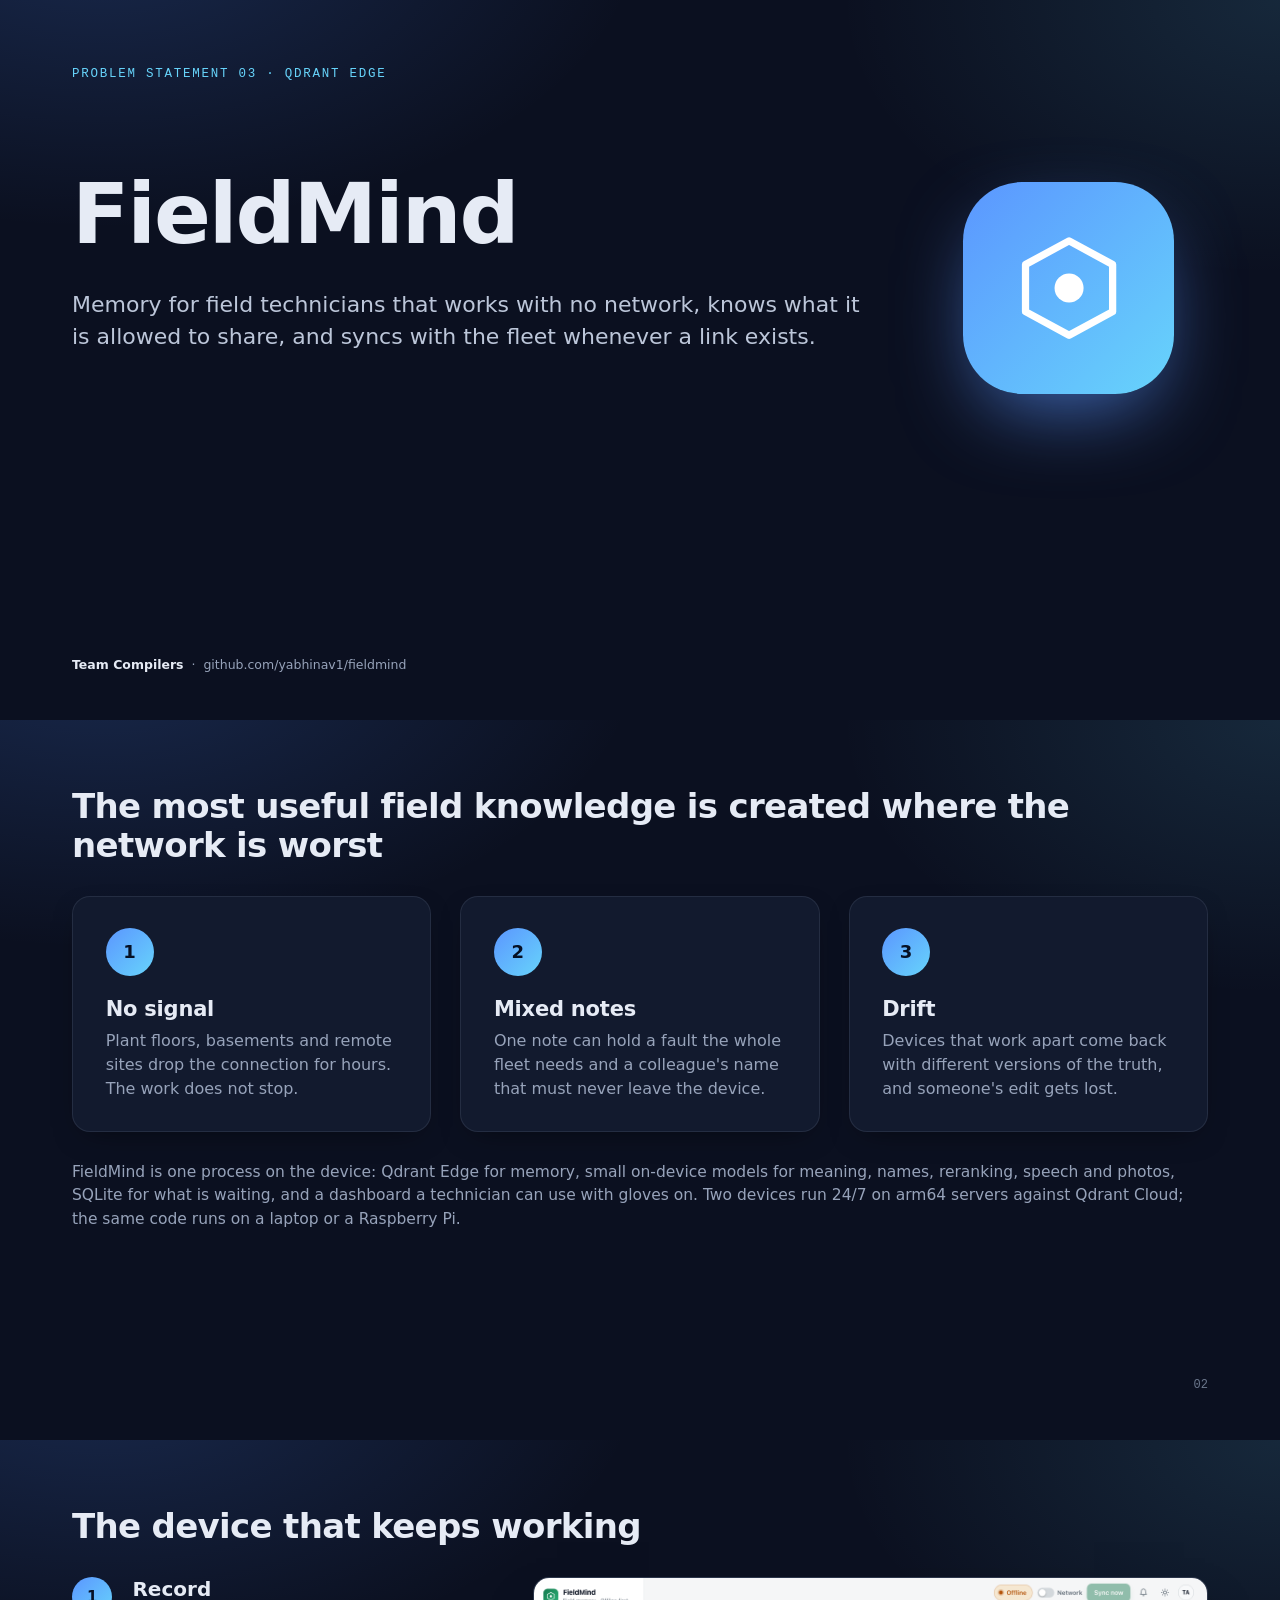
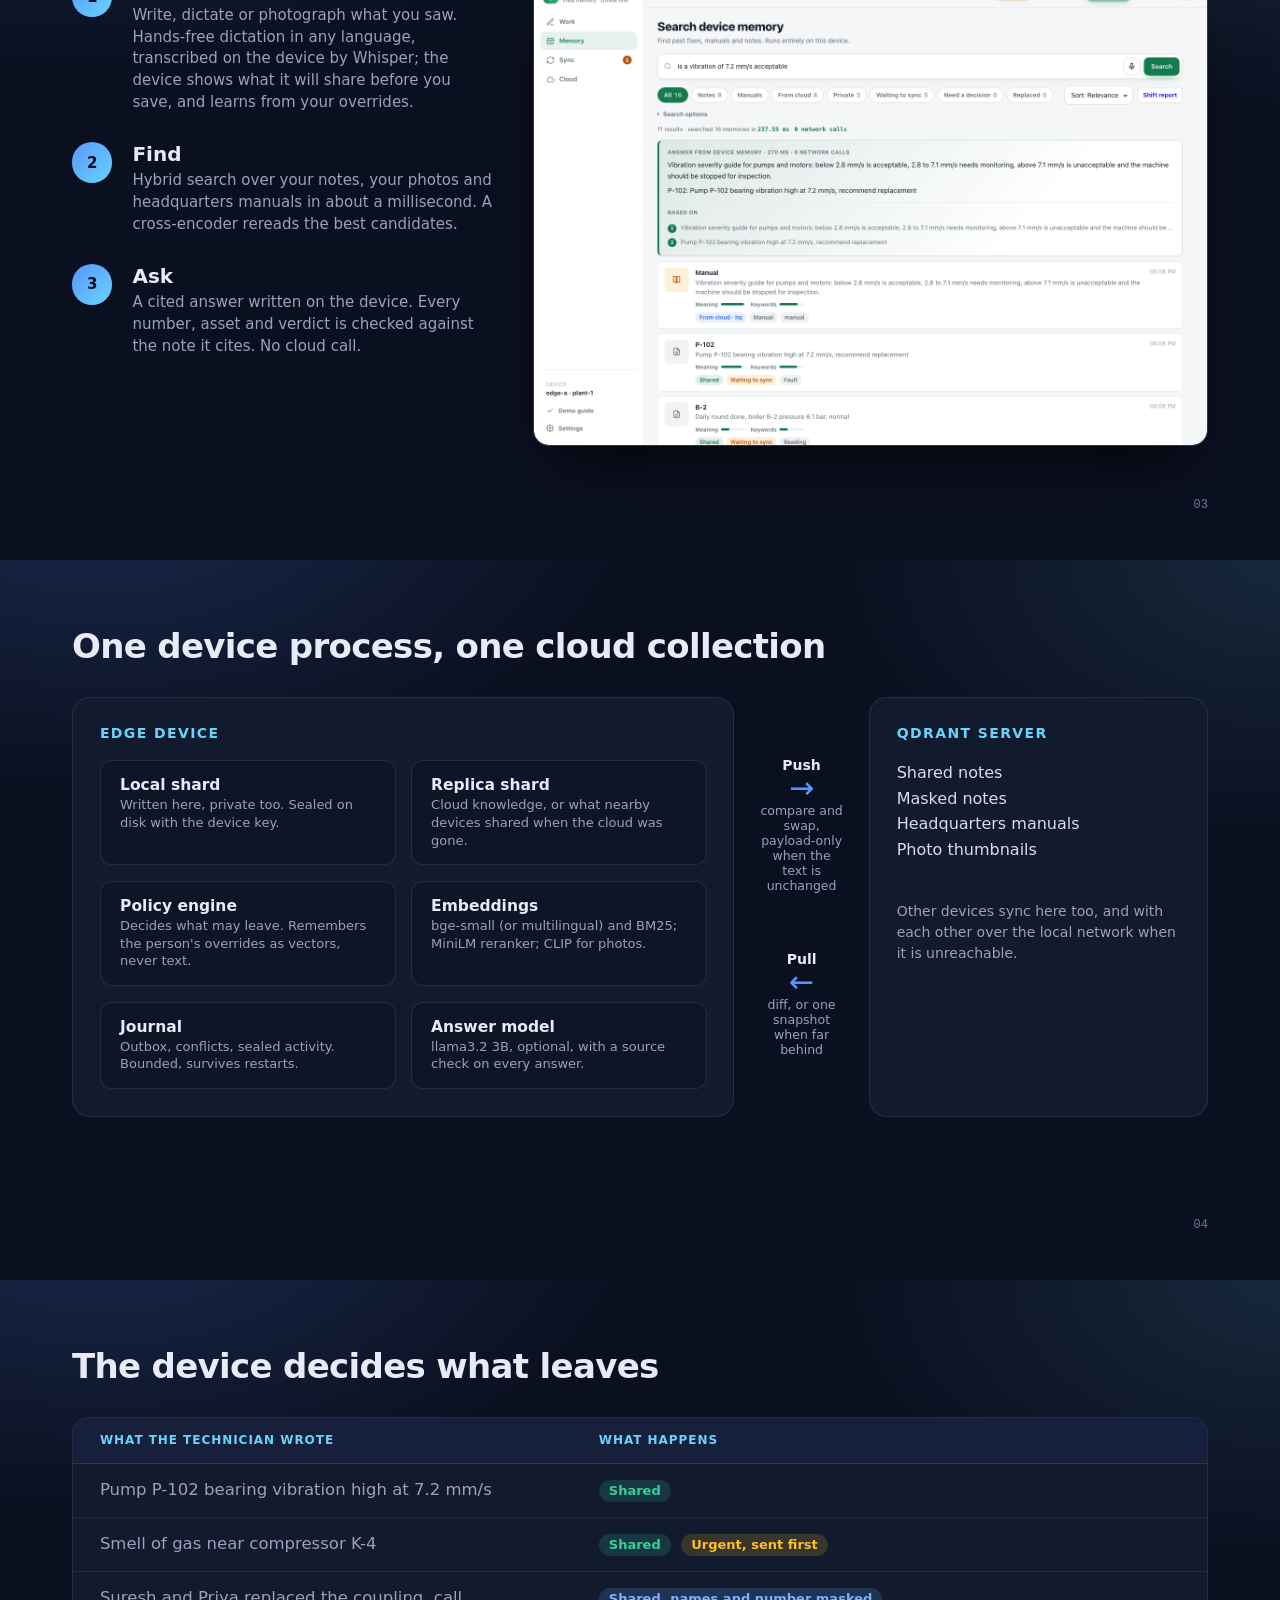
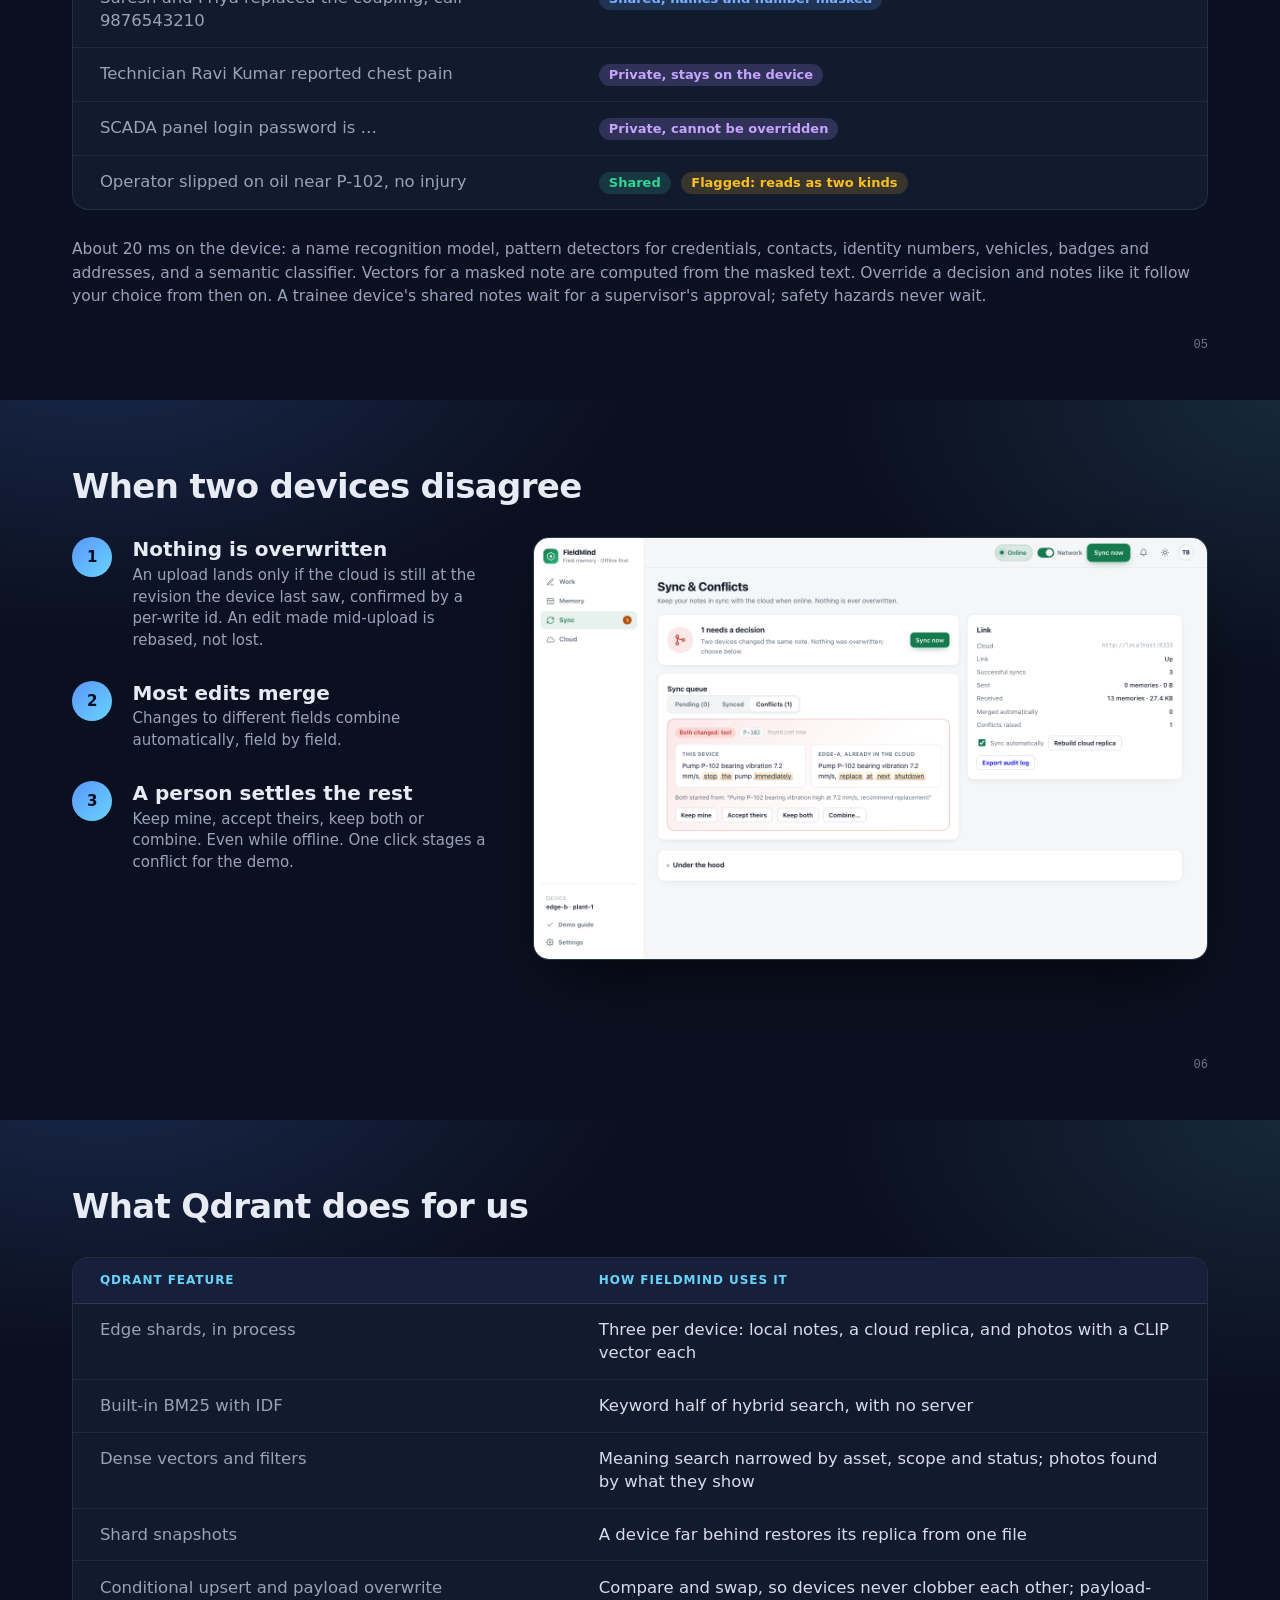
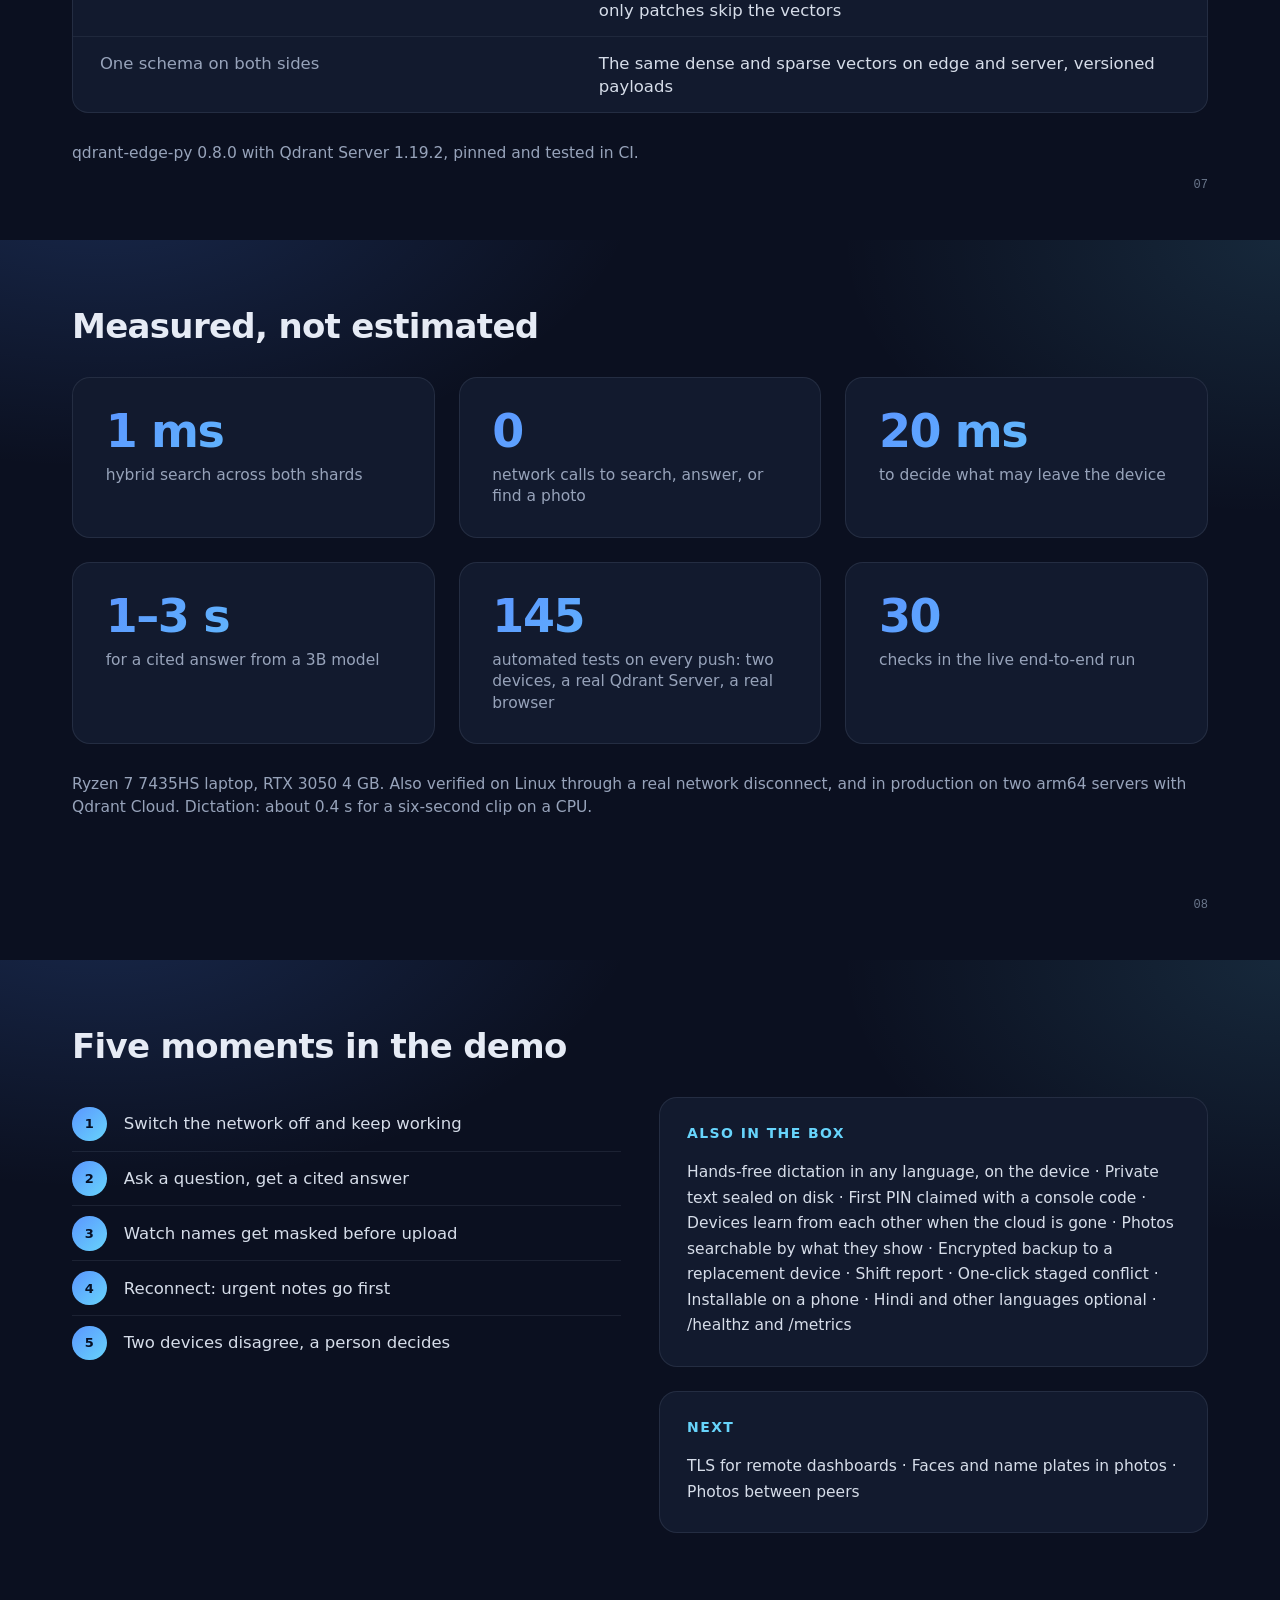
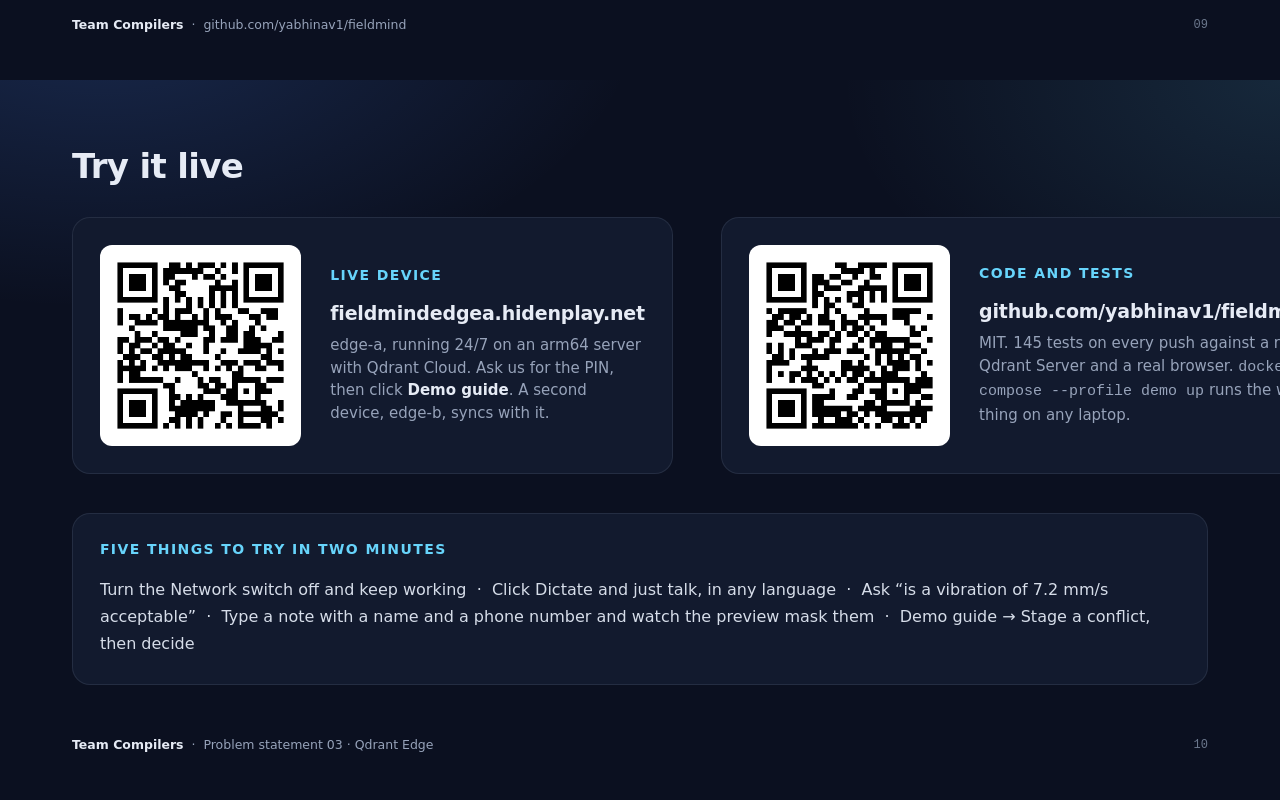
<file: docs/deck.html>
<!doctype html>
<html lang="en">
<head>
<meta charset="utf-8">
<title>FieldMind deck</title>
<!-- Source of docs/FieldMind-Compilers.pdf. To regenerate after a change:
     chrome --headless=new --no-pdf-header-footer --print-to-pdf=FieldMind-Compilers.pdf deck.html -->
<style>
  @page { size: 13.333in 7.5in; margin: 0; }
  * { box-sizing: border-box; }
  html, body { margin: 0; padding: 0; background: #0b1020; }
  body { font-family: "Inter", "SF Pro Text", "Segoe UI", system-ui, -apple-system, sans-serif; color: #e6ebf5; -webkit-font-smoothing: antialiased; }
  .slide { position: relative; width: 13.333in; height: 7.5in; padding: .7in .75in .6in; overflow: hidden; page-break-after: always; break-after: page;
    background: radial-gradient(900px 500px at 8% -10%, rgba(79,140,255,.20), transparent 60%), radial-gradient(800px 500px at 100% 0%, rgba(103,212,251,.12), transparent 55%), #0b1020; }
  .slide:last-child { page-break-after: auto; }
  .eyebrow { font-family: ui-monospace, "SF Mono", Menlo, monospace; font-size: 12.5px; letter-spacing: .14em; color: #67d4fb; text-transform: uppercase; }
  h1 { font-size: 40px; font-weight: 750; letter-spacing: -.025em; margin: .12in 0 0; line-height: 1.1; }
  h2 { font-size: 34px; font-weight: 720; letter-spacing: -.02em; margin: 0 0 .32in; line-height: 1.15; }
  .num { position: absolute; right: .75in; bottom: .5in; font-family: ui-monospace, Menlo, monospace; font-size: 12px; color: #6b778c; }
  .foot { position: absolute; left: .75in; bottom: .5in; font-size: 12.5px; color: #97a3ba; }
  .lead { font-size: 22px; color: #bcc6d9; line-height: 1.45; max-width: 8.4in; margin-top: .3in; }
  .mark { width: 2.2in; height: 2.2in; position: absolute; right: 1.1in; top: 1.9in; border-radius: 28%; background: linear-gradient(135deg, #5b96ff, #67d4fb); box-shadow: 0 30px 80px -20px rgba(91,150,255,.7); display: grid; place-items: center; }
  .mark svg { width: 55%; height: 55%; color: #fff; }
  .cards { display: grid; grid-template-columns: repeat(3, 1fr); gap: .3in; }
  .card { background: #121a2e; border: 1px solid rgba(148,163,184,.14); border-radius: 18px; padding: .32in .34in; box-shadow: 0 10px 30px -14px rgba(0,0,0,.6); }
  .card .n { width: .5in; height: .5in; border-radius: 50%; background: linear-gradient(135deg, #5b96ff, #67d4fb); color: #061024; font-weight: 800; display: grid; place-items: center; font-size: 18px; margin-bottom: .22in; }
  .card h3 { margin: 0 0 .08in; font-size: 21px; font-weight: 700; letter-spacing: -.01em; }
  .card p { margin: 0; color: #97a3ba; font-size: 16px; line-height: 1.5; }
  .split { display: grid; grid-template-columns: 4.4in 1fr; gap: .4in; align-items: start; }
  .steps .step { display: grid; grid-template-columns: .45in 1fr; gap: .18in; margin-bottom: .3in; }
  .steps .n { width: .42in; height: .42in; border-radius: 50%; background: linear-gradient(135deg, #5b96ff, #67d4fb); color: #061024; font-weight: 800; display: grid; place-items: center; font-size: 15px; }
  .steps h3 { margin: 0 0 .04in; font-size: 20px; }
  .steps p { margin: 0; color: #97a3ba; font-size: 15px; line-height: 1.45; }
  .shot { border-radius: 16px; overflow: hidden; border: 1px solid rgba(148,163,184,.2); box-shadow: 0 30px 60px -24px rgba(0,0,0,.8); background: #121a2e; }
  .shot img { display: block; width: 100%; height: auto; }
  table { width: 100%; border-collapse: separate; border-spacing: 0; font-size: 16.5px; background: #121a2e; border: 1px solid rgba(148,163,184,.14); border-radius: 16px; overflow: hidden; }
  th { text-align: left; font-size: 12px; letter-spacing: .08em; text-transform: uppercase; color: #67d4fb; padding: .16in .28in; border-bottom: 1px solid rgba(148,163,184,.18); background: #16203a; }
  td { padding: .15in .28in; border-bottom: 1px solid rgba(148,163,184,.1); color: #d6dde9; vertical-align: top; line-height: 1.4; }
  tr:last-child td { border-bottom: 0; }
  td.k { color: #97a3ba; width: 44%; }
  .pill { display: inline-block; padding: 2px 10px; border-radius: 999px; font-size: 13px; font-weight: 700; }
  .ok { background: rgba(52,211,153,.16); color: #34d399; } .warn { background: rgba(251,191,36,.16); color: #fbbf24; } .pri { background: rgba(167,139,250,.2); color: #c4a4ff; } .cloud { background: rgba(96,165,250,.18); color: #7cb0ff; }
  .arch { display: grid; grid-template-columns: 6.9in .9in 1fr; gap: .25in; align-items: stretch; }
  .box { background: #121a2e; border: 1px solid rgba(148,163,184,.14); border-radius: 18px; padding: .28in; }
  .box h4 { margin: 0 0 .2in; font-size: 14px; letter-spacing: .1em; text-transform: uppercase; color: #67d4fb; }
  .grid2 { display: grid; grid-template-columns: 1fr 1fr; gap: .16in; }
  .mod { background: #0e1527; border: 1px solid rgba(148,163,184,.16); border-radius: 12px; padding: .16in .2in; }
  .mod b { display: block; font-size: 15.5px; }
  .mod span { color: #97a3ba; font-size: 13px; line-height: 1.35; display: block; margin-top: 2px; }
  .arrows { display: grid; align-content: center; gap: .6in; text-align: center; color: #97a3ba; font-size: 12.5px; }
  .arrows b { display: block; color: #e6ebf5; font-size: 14px; }
  .arrows .a { font-size: 30px; line-height: 1; color: #5b96ff; }
  .metrics { display: grid; grid-template-columns: repeat(3, 1fr); gap: .25in; }
  .metric { background: #121a2e; border: 1px solid rgba(148,163,184,.14); border-radius: 18px; padding: .3in .34in; }
  .metric .v { font-size: 46px; font-weight: 800; letter-spacing: -.03em; background: linear-gradient(135deg, #5b96ff, #67d4fb); -webkit-background-clip: text; background-clip: text; color: transparent; line-height: 1.05; }
  .metric .l { color: #97a3ba; font-size: 15.5px; margin-top: .1in; line-height: 1.4; }
  .two { display: grid; grid-template-columns: 1fr 1fr; gap: .4in; }
  ul.clean { list-style: none; margin: 0; padding: 0; }
  ul.clean li { padding: .1in 0; border-bottom: 1px solid rgba(148,163,184,.12); font-size: 16.5px; color: #d6dde9; display: grid; grid-template-columns: .4in 1fr; gap: .14in; align-items: center; }
  ul.clean li:last-child { border-bottom: 0; }
  ul.clean .n { width: .36in; height: .36in; border-radius: 50%; background: linear-gradient(135deg, #5b96ff, #67d4fb); color: #061024; font-weight: 800; display: grid; place-items: center; font-size: 13px; }
  .note { font-size: 15.5px; color: #97a3ba; margin-top: .3in; line-height: 1.5; }
</style>
</head>
<body>

<section class="slide">
  <div class="eyebrow">Problem statement 03 · Qdrant Edge</div>
  <h1 style="font-size:84px; margin-top:.9in">FieldMind</h1>
  <p class="lead">Memory for field technicians that works with no network, knows what it is allowed to share, and syncs with the fleet whenever a link exists.</p>
  <div class="mark"><svg viewBox="0 0 32 32" fill="none" stroke="currentColor" stroke-width="2" stroke-linejoin="round"><path d="M16 3 4 9.5v13L16 29l12-6.5v-13z"/><circle cx="16" cy="16" r="4" fill="currentColor" stroke="none"/></svg></div>
  <div class="foot"><b style="color:#e6ebf5">Team Compilers</b> &nbsp;·&nbsp; github.com/yabhinav1/fieldmind</div>
</section>

<section class="slide">
  <h2>The most useful field knowledge is created where the network is worst</h2>
  <div class="cards">
    <div class="card"><div class="n">1</div><h3>No signal</h3><p>Plant floors, basements and remote sites drop the connection for hours. The work does not stop.</p></div>
    <div class="card"><div class="n">2</div><h3>Mixed notes</h3><p>One note can hold a fault the whole fleet needs and a colleague's name that must never leave the device.</p></div>
    <div class="card"><div class="n">3</div><h3>Drift</h3><p>Devices that work apart come back with different versions of the truth, and someone's edit gets lost.</p></div>
  </div>
  <p class="note">FieldMind is one process on the device: Qdrant Edge for memory, small on-device models for meaning, names, reranking, speech and photos, SQLite for what is waiting, and a dashboard a technician can use with gloves on. Two devices run 24/7 on arm64 servers against Qdrant Cloud; the same code runs on a laptop or a Raspberry Pi.</p>
  <div class="num">02</div>
</section>

<section class="slide">
  <h2>The device that keeps working</h2>
  <div class="split">
    <div class="steps">
      <div class="step"><div class="n">1</div><div><h3>Record</h3><p>Write, dictate or photograph what you saw. Hands-free dictation in any language, transcribed on the device by Whisper; the device shows what it will share before you save, and learns from your overrides.</p></div></div>
      <div class="step"><div class="n">2</div><div><h3>Find</h3><p>Hybrid search over your notes, your photos and headquarters manuals in about a millisecond. A cross-encoder rereads the best candidates.</p></div></div>
      <div class="step"><div class="n">3</div><div><h3>Ask</h3><p>A cited answer written on the device. Every number, asset and verdict is checked against the note it cites. No cloud call.</p></div></div>
    </div>
    <div class="shot"><img src="img/offline-work.png" alt="The dashboard working offline"></div>
  </div>
  <div class="num">03</div>
</section>

<section class="slide">
  <h2>One device process, one cloud collection</h2>
  <div class="arch">
    <div class="box"><h4>Edge device</h4>
      <div class="grid2">
        <div class="mod"><b>Local shard</b><span>Written here, private too. Sealed on disk with the device key.</span></div>
        <div class="mod"><b>Replica shard</b><span>Cloud knowledge, or what nearby devices shared when the cloud was gone.</span></div>
        <div class="mod"><b>Policy engine</b><span>Decides what may leave. Remembers the person's overrides as vectors, never text.</span></div>
        <div class="mod"><b>Embeddings</b><span>bge-small (or multilingual) and BM25; MiniLM reranker; CLIP for photos.</span></div>
        <div class="mod"><b>Journal</b><span>Outbox, conflicts, sealed activity. Bounded, survives restarts.</span></div>
        <div class="mod"><b>Answer model</b><span>llama3.2 3B, optional, with a source check on every answer.</span></div>
      </div>
    </div>
    <div class="arrows">
      <div><b>Push</b><div class="a">→</div>compare and swap, payload-only when the text is unchanged</div>
      <div><b>Pull</b><div class="a">←</div>diff, or one snapshot when far behind</div>
    </div>
    <div class="box"><h4>Qdrant Server</h4>
      <p style="margin:0;color:#d6dde9;font-size:16px;line-height:1.6">Shared notes<br>Masked notes<br>Headquarters manuals<br>Photo thumbnails</p>
      <p style="margin:.4in 0 0;color:#97a3ba;font-size:14px;line-height:1.5">Other devices sync here too, and with each other over the local network when it is unreachable.</p>
    </div>
  </div>
  <div class="num">04</div>
</section>

<section class="slide">
  <h2>The device decides what leaves</h2>
  <table>
    <tr><th>What the technician wrote</th><th>What happens</th></tr>
    <tr><td class="k">Pump P-102 bearing vibration high at 7.2 mm/s</td><td><span class="pill ok">Shared</span></td></tr>
    <tr><td class="k">Smell of gas near compressor K-4</td><td><span class="pill ok">Shared</span> &nbsp;<span class="pill warn">Urgent, sent first</span></td></tr>
    <tr><td class="k">Suresh and Priya replaced the coupling, call 9876543210</td><td><span class="pill cloud">Shared, names and number masked</span></td></tr>
    <tr><td class="k">Technician Ravi Kumar reported chest pain</td><td><span class="pill pri">Private, stays on the device</span></td></tr>
    <tr><td class="k">SCADA panel login password is …</td><td><span class="pill pri">Private, cannot be overridden</span></td></tr>
    <tr><td class="k">Operator slipped on oil near P-102, no injury</td><td><span class="pill ok">Shared</span> &nbsp;<span class="pill warn">Flagged: reads as two kinds</span></td></tr>
  </table>
  <p class="note">About 20 ms on the device: a name recognition model, pattern detectors for credentials, contacts, identity numbers, vehicles, badges and addresses, and a semantic classifier. Vectors for a masked note are computed from the masked text. Override a decision and notes like it follow your choice from then on. A trainee device's shared notes wait for a supervisor's approval; safety hazards never wait.</p>
  <div class="num">05</div>
</section>

<section class="slide">
  <h2>When two devices disagree</h2>
  <div class="split">
    <div class="steps">
      <div class="step"><div class="n">1</div><div><h3>Nothing is overwritten</h3><p>An upload lands only if the cloud is still at the revision the device last saw, confirmed by a per-write id. An edit made mid-upload is rebased, not lost.</p></div></div>
      <div class="step"><div class="n">2</div><div><h3>Most edits merge</h3><p>Changes to different fields combine automatically, field by field.</p></div></div>
      <div class="step"><div class="n">3</div><div><h3>A person settles the rest</h3><p>Keep mine, accept theirs, keep both or combine. Even while offline. One click stages a conflict for the demo.</p></div></div>
    </div>
    <div class="shot"><img src="img/conflict.png" alt="A conflict held for a decision"></div>
  </div>
  <div class="num">06</div>
</section>

<section class="slide">
  <h2>What Qdrant does for us</h2>
  <table>
    <tr><th>Qdrant feature</th><th>How FieldMind uses it</th></tr>
    <tr><td class="k">Edge shards, in process</td><td>Three per device: local notes, a cloud replica, and photos with a CLIP vector each</td></tr>
    <tr><td class="k">Built-in BM25 with IDF</td><td>Keyword half of hybrid search, with no server</td></tr>
    <tr><td class="k">Dense vectors and filters</td><td>Meaning search narrowed by asset, scope and status; photos found by what they show</td></tr>
    <tr><td class="k">Shard snapshots</td><td>A device far behind restores its replica from one file</td></tr>
    <tr><td class="k">Conditional upsert and payload overwrite</td><td>Compare and swap, so devices never clobber each other; payload-only patches skip the vectors</td></tr>
    <tr><td class="k">One schema on both sides</td><td>The same dense and sparse vectors on edge and server, versioned payloads</td></tr>
  </table>
  <p class="note">qdrant-edge-py 0.8.0 with Qdrant Server 1.19.2, pinned and tested in CI.</p>
  <div class="num">07</div>
</section>

<section class="slide">
  <h2>Measured, not estimated</h2>
  <div class="metrics">
    <div class="metric"><div class="v">1 ms</div><div class="l">hybrid search across both shards</div></div>
    <div class="metric"><div class="v">0</div><div class="l">network calls to search, answer, or find a photo</div></div>
    <div class="metric"><div class="v">20 ms</div><div class="l">to decide what may leave the device</div></div>
    <div class="metric"><div class="v">1–3 s</div><div class="l">for a cited answer from a 3B model</div></div>
    <div class="metric"><div class="v">145</div><div class="l">automated tests on every push: two devices, a real Qdrant Server, a real browser</div></div>
    <div class="metric"><div class="v">30</div><div class="l">checks in the live end-to-end run</div></div>
  </div>
  <p class="note">Ryzen 7 7435HS laptop, RTX 3050 4 GB. Also verified on Linux through a real network disconnect, and in production on two arm64 servers with Qdrant Cloud. Dictation: about 0.4 s for a six-second clip on a CPU.</p>
  <div class="num">08</div>
</section>

<section class="slide">
  <h2>Five moments in the demo</h2>
  <div class="two">
    <ul class="clean">
      <li><span class="n">1</span>Switch the network off and keep working</li>
      <li><span class="n">2</span>Ask a question, get a cited answer</li>
      <li><span class="n">3</span>Watch names get masked before upload</li>
      <li><span class="n">4</span>Reconnect: urgent notes go first</li>
      <li><span class="n">5</span>Two devices disagree, a person decides</li>
    </ul>
    <div>
      <div class="box" style="margin-bottom:.25in"><h4>Also in the box</h4>
        <p style="margin:0;color:#d6dde9;font-size:15.5px;line-height:1.65">Hands-free dictation in any language, on the device · Private text sealed on disk · First PIN claimed with a console code · Devices learn from each other when the cloud is gone · Photos searchable by what they show · Encrypted backup to a replacement device · Shift report · One-click staged conflict · Installable on a phone · Hindi and other languages optional · /healthz and /metrics</p>
      </div>
      <div class="box"><h4>Next</h4>
        <p style="margin:0;color:#d6dde9;font-size:15.5px;line-height:1.65">TLS for remote dashboards · Faces and name plates in photos · Photos between peers</p>
      </div>
    </div>
  </div>
  <div class="foot"><b style="color:#e6ebf5">Team Compilers</b> &nbsp;·&nbsp; github.com/yabhinav1/fieldmind</div>
  <div class="num">09</div>
</section>

<section class="slide">
  <h2>Try it live</h2>
  <div class="two" style="grid-template-columns: 1fr 1fr; gap: .5in">
    <div class="box" style="display:grid; grid-template-columns: 2.1in 1fr; gap: .3in; align-items: center">
      <img src="img/qr-edge-a.png" alt="QR code for the live device" style="width:2.1in; height:2.1in; border-radius: 12px; background:#fff; padding: 6px">
      <div><h4>Live device</h4>
        <p style="margin:0; font-size:19px; font-weight:700; letter-spacing:-.01em">fieldmindedgea.hidenplay.net</p>
        <p style="margin:.1in 0 0; color:#97a3ba; font-size:15px; line-height:1.5">edge-a, running 24/7 on an arm64 server with Qdrant Cloud. Ask us for the PIN, then click <b style="color:#e6ebf5">Demo guide</b>. A second device, edge-b, syncs with it.</p></div>
    </div>
    <div class="box" style="display:grid; grid-template-columns: 2.1in 1fr; gap: .3in; align-items: center">
      <img src="img/qr-repo.png" alt="QR code for the repository" style="width:2.1in; height:2.1in; border-radius: 12px; background:#fff; padding: 6px">
      <div><h4>Code and tests</h4>
        <p style="margin:0; font-size:19px; font-weight:700; letter-spacing:-.01em">github.com/yabhinav1/fieldmind</p>
        <p style="margin:.1in 0 0; color:#97a3ba; font-size:15px; line-height:1.5">MIT. 145 tests on every push against a real Qdrant Server and a real browser. <code>docker compose --profile demo up</code> runs the whole thing on any laptop.</p></div>
    </div>
  </div>
  <div class="box" style="margin-top:.4in">
    <h4>Five things to try in two minutes</h4>
    <p style="margin:0; color:#d6dde9; font-size:16px; line-height:1.7">Turn the Network switch off and keep working &nbsp;·&nbsp; Click Dictate and just talk, in any language &nbsp;·&nbsp; Ask “is a vibration of 7.2 mm/s acceptable” &nbsp;·&nbsp; Type a note with a name and a phone number and watch the preview mask them &nbsp;·&nbsp; Demo guide → Stage a conflict, then decide</p>
  </div>
  <div class="foot"><b style="color:#e6ebf5">Team Compilers</b> &nbsp;·&nbsp; Problem statement 03 · Qdrant Edge</div>
  <div class="num">10</div>
</section>

</body>
</html>
</file>
